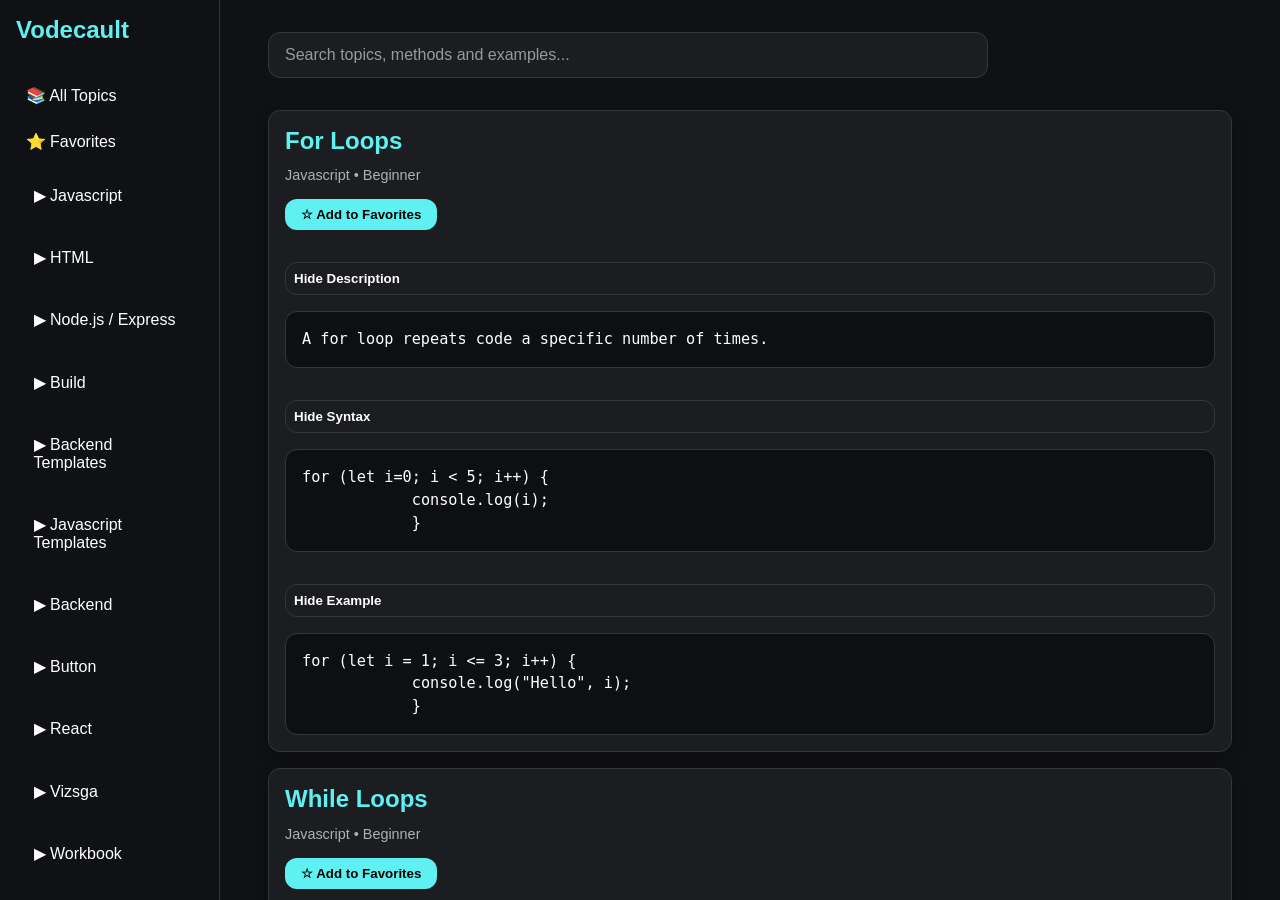
<file: client/index.html>
<!doctype html>
<html lang="en">
  <head>
    <meta charset="UTF-8" />
    <meta name="viewport" content="width=device-width, initial-scale=1.0" />

    <title>Vodecault</title>

    <link rel="stylesheet" href="css/variables.css" />
    <link rel="stylesheet" href="css/layout.css" />
    <link rel="stylesheet" href="css/navbar.css" />
    <link rel="stylesheet" href="css/components.css" />
    <link rel="stylesheet" href="css/main.css" />
  </head>
<body>

    <div class="app-layout">

        <aside class="sidebar">
            <h2 class="logo">Vodecault</h2>
            <nav>
                <ul id="nav-list"></ul>
            </nav>
        </aside>

        <main id="app">

            <!-- TOP BAR MUST STAY HERE -->
            <div class="top-bar">
                <input id="search" type="search" placeholder="Search topics, methods and examples..." aria-label="Search topics, methods and examples" />
            </div>

            <!-- DYNAMIC CONTENT GOES HERE -->
            <div id="content"></div>

        </main>

    </div>

    <script type="module" src="js/app.js"></script>

</body>
</html>
</file>
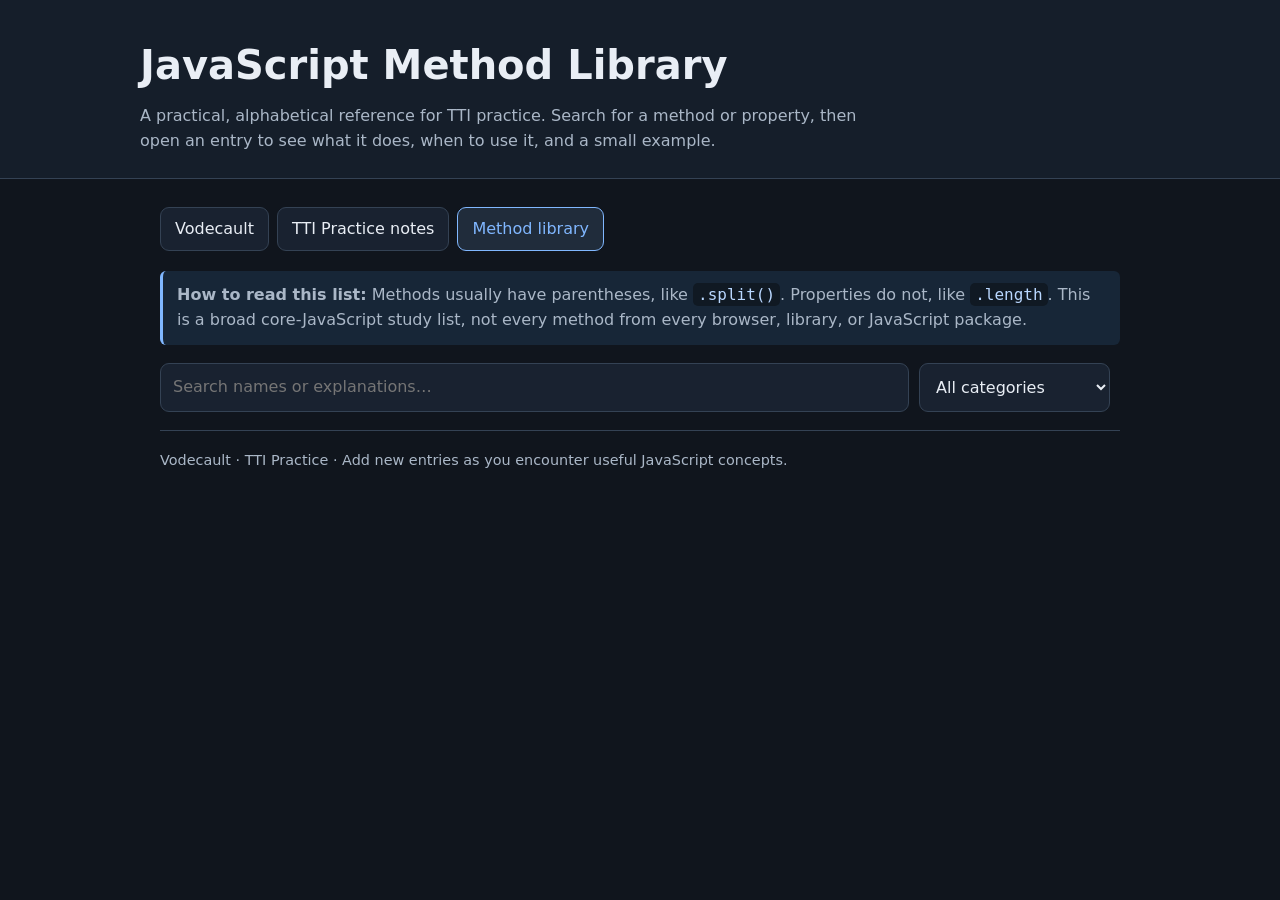
<file: tti-practice/methods.html>
<!doctype html>
<html lang="en">
<head>
<meta charset="utf-8">
<meta name="viewport" content="width=device-width, initial-scale=1">
<title>JavaScript Method Library | Vodecault</title>
<style>
:root{color-scheme:dark;--bg:#10151d;--panel:#192230;--panel2:#202c3b;--text:#e9eef5;--muted:#aab7c7;--accent:#80b7ff;--line:#344254}
*{box-sizing:border-box}body{margin:0;background:var(--bg);color:var(--text);font:16px/1.55 system-ui,-apple-system,Segoe UI,sans-serif}
header{padding:34px max(22px,calc((100% - 1000px)/2)) 24px;background:#151e2a;border-bottom:1px solid var(--line)}
h1{margin:0 0 8px;font-size:clamp(1.8rem,4vw,2.5rem)}header p{margin:0;color:var(--muted);max-width:760px}
main{max-width:1000px;margin:28px auto;padding:0 20px 60px}
nav{display:flex;gap:8px;flex-wrap:wrap;margin-bottom:20px}
nav a,.tab{color:var(--text);text-decoration:none;border:1px solid var(--line);background:var(--panel);padding:9px 14px;border-radius:9px}
nav a.active{background:var(--panel2);border-color:var(--accent);color:var(--accent)}
.toolbar{display:flex;gap:10px;flex-wrap:wrap;margin:18px 0}
input,select{background:var(--panel);color:var(--text);border:1px solid var(--line);border-radius:9px;padding:11px 12px;font:inherit}
input{flex:1;min-width:220px}
#count{color:var(--muted);font-size:.92rem;align-self:center}
.letter{margin:24px 0 8px;color:var(--accent);font-size:1.15rem;border-bottom:1px solid var(--line);padding-bottom:5px}
details{background:var(--panel);border:1px solid var(--line);border-radius:10px;margin:9px 0;overflow:hidden}
summary{cursor:pointer;padding:13px 16px;display:flex;gap:12px;align-items:center;list-style:none}
summary::-webkit-details-marker{display:none}summary:after{content:"+";margin-left:auto;color:var(--accent);font-size:1.25rem}details[open] summary:after{content:"−"}
code{color:#b9d7ff;background:#101923;padding:2px 5px;border-radius:5px}
.tag{font-size:.76rem;color:var(--muted);border:1px solid var(--line);border-radius:20px;padding:2px 8px}
.detail{padding:0 16px 16px;color:var(--muted)}.detail p{margin:8px 0}.detail pre{white-space:pre-wrap;overflow-wrap:anywhere;background:#101923;padding:13px;border-radius:8px;color:#dce8f7}
.note{background:#172637;border-left:3px solid var(--accent);padding:12px 14px;border-radius:6px;color:var(--muted);margin:18px 0}
.empty{padding:24px;text-align:center;color:var(--muted);background:var(--panel);border-radius:10px}
footer{border-top:1px solid var(--line);padding-top:18px;color:var(--muted);font-size:.9rem}
</style>
</head>
<body>
<header><h1>JavaScript Method Library</h1><p>A practical, alphabetical reference for TTI practice. Search for a method or property, then open an entry to see what it does, when to use it, and a small example.</p></header>
<main>
<nav><a href="../README.md">Vodecault</a><a href="README.md">TTI Practice notes</a><a class="active" href="methods.html">Method library</a></nav>
<div class="note"><strong>How to read this list:</strong> Methods usually have parentheses, like <code>.split()</code>. Properties do not, like <code>.length</code>. This is a broad core-JavaScript study list, not every method from every browser, library, or JavaScript package.</div>
<div class="toolbar"><input id="search" type="search" placeholder="Search names or explanations…" aria-label="Search methods"><select id="category" aria-label="Filter category"><option value="">All categories</option><option>Array</option><option>String</option><option>Number and Math</option><option>Object</option><option>JSON</option><option>Other</option></select><span id="count"></span></div>
<div id="list" aria-live="polite"></div>
<footer>Vodecault · TTI Practice · Add new entries as you encounter useful JavaScript concepts.</footer>
</main>
<script>
const entries = [
[".abs()","Number and Math","Returns the absolute value (distance from zero).","Math.abs(-7)","7"],
[".at()","Array","Returns the item at an index. Negative indexes count from the end.","const letters = ['a', 'b', 'c'];\nletters.at(-1)","'c'"],
[".ceil()","Number and Math","Rounds a number up to the next integer.","Math.ceil(4.2)","5"],
[".charAt()","String","Returns the character at a position.","'hello'.charAt(1)","'e'"],
[".charCodeAt()","String","Returns the UTF-16 code of the character at a position.","'A'.charCodeAt(0)","65"],
[".concat()","Array","Combines arrays and returns a new array.","[1, 2].concat([3, 4])","[1, 2, 3, 4]"],
[".endsWith()","String","Checks whether a string ends with the given text. Returns true or false.","'picture.jpg'.endsWith('.jpg')","true"],
[".entries()","Array","Returns an iterator containing each index and value pair.","[ 'a', 'b' ].entries()","Iterator: [0, 'a'], [1, 'b']"],
[".every()","Array","Checks whether every element passes a condition.","[2, 4, 6].every(n => n % 2 === 0)","true"],
[".fill()","Array","Replaces array elements with the same value in a chosen range.","[1, 2, 3].fill(0)","[0, 0, 0]"],
[".filter()","Array","Keeps every element that passes a condition. Returns a new array.","[2, 'cat', 5].filter(Number.isInteger)","[2, 5]"],
[".find()","Array","Returns the first element that passes a condition, or undefined if none matches.","['hi', 8, 10].find(Number.isInteger)","8"],
[".findIndex()","Array","Returns the index of the first matching element, or -1 if none matches.","[4, 7, 9].findIndex(n => n > 5)","1"],
[".findLast()","Array","Returns the last element that passes a condition.","[1, 4, 7, 2].findLast(n => n > 3)","7"],
[".findLastIndex()","Array","Returns the index of the last element that passes a condition.","[1, 4, 7, 2].findLastIndex(n => n > 3)","2"],
[".flat()","Array","Flattens nested arrays by one level by default.","[1, [2, 3]].flat()","[1, 2, 3]"],
[".flatMap()","Array","Maps each item, then flattens the result by one level.","[1, 2].flatMap(n => [n, n * 2])","[1, 2, 2, 4]"],
[".floor()","Number and Math","Rounds a number down to the next integer.","Math.floor(4.9)","4"],
[".forEach()","Array","Runs a function once for each element. It does not create a transformed array.","[1, 2, 3].forEach(n => console.log(n))","Logs 1, then 2, then 3"],
[".from()","Array","Creates an array from an iterable or array-like value.","Array.from('cat')","['c', 'a', 't']"],
[".includes()","Array","Checks whether an array contains a value.","['red', 'blue'].includes('blue')","true"],
[".indexOf()","Array","Returns the first index of a value, or -1 if it is not found.","['a', 'b', 'c'].indexOf('b')","1"],
[".isArray()","Array","Checks whether a value is an array.","Array.isArray([1, 2])","true"],
[".isFinite()","Number and Math","Checks whether a value is a finite number (after numeric conversion).","Number.isFinite(12)","true"],
[".isInteger()","Number and Math","Checks whether a value is a whole number and has number type.","Number.isInteger(12.5)","false"],
[".isNaN()","Number and Math","Checks whether a value is exactly the special NaN value.","Number.isNaN(NaN)","true"],
[".join()","Array","Combines array elements into one string, with a chosen separator.","['hello', 'there'].join(' ')","'hello there'"],
[".keys()","Object","Returns an array of an object's own enumerable property names.","Object.keys({name: 'Joe', age: 20})","['name', 'age']"],
[".lastIndexOf()","Array","Returns the last index of a value, or -1 if not found.","[1, 2, 1].lastIndexOf(1)","2"],
[".length","Array","Property giving the number of elements in an array.","[5, 8, 2].length","3"],
[".length","String","Property giving the number of UTF-16 code units in a string (spaces count too).","'hello there'.length","11"],
[".map()","Array","Transforms every element and returns the results in a new array.","[2, 4, 6].map(n => n * 2)","[4, 8, 12]"],
[".max()","Number and Math","Returns the largest of the supplied numbers.","Math.max(3, 9, 4)","9"],
[".min()","Number and Math","Returns the smallest of the supplied numbers.","Math.min(3, 9, 4)","3"],
[".pop()","Array","Removes and returns the last element of the original array.","const a = [1, 2, 3];\na.pop()","Returns 3; a becomes [1, 2]"],
[".pow()","Number and Math","Raises a number to a power.","Math.pow(3, 2)","9"],
[".push()","Array","Adds one or more elements to the end of the original array. Returns the new length.","const a = [1, 2];\na.push(3)","Returns 3; a becomes [1, 2, 3]"],
[".reduce()","Array","Combines array elements into one accumulated result.","[1, 2, 3].reduce((total, n) => total + n, 0)","6"],
[".reduceRight()","Array","Reduces an array from right to left.","['a', 'b', 'c'].reduceRight((x, y) => x + y)","'cba'"],
[".repeat()","String","Repeats a string a chosen number of times.","'ha'.repeat(3)","'hahaha'"],
[".replace()","String","Replaces the first match of text or a pattern.","'cat'.replace('c', 'b')","'bat'"],
[".replaceAll()","String","Replaces every match of text or a pattern.","'a-a-a'.replaceAll('-', '/')","'a/a/a'"],
[".reverse()","Array","Reverses the original array in place.","[1, 2, 3].reverse()","[3, 2, 1]"],
[".round()","Number and Math","Rounds to the nearest integer.","Math.round(4.6)","5"],
[".shift()","Array","Removes and returns the first element of the original array.","const a = [1, 2, 3];\na.shift()","Returns 1; a becomes [2, 3]"],
[".slice()","Array","Copies a chosen part of an array without changing the original.","[10, 20, 30, 40].slice(1, 3)","[20, 30]"],
[".slice()","String","Extracts part of a string without changing the original.","'javascript'.slice(0, 4)","'java'"],
[".some()","Array","Checks whether at least one element passes a condition.","[2, 5, 8].some(n => n > 6)","true"],
[".sort()","Array","Sorts the original array. Provide a compare function for numeric sorting.","[10, 2, 5].sort((a, b) => a - b)","[2, 5, 10]"],
[".splice()","Array","Adds or removes elements in the original array.","const a = ['a', 'b', 'c'];\na.splice(1, 1)","Removes ['b']; a becomes ['a', 'c']"],
[".split()","String","Splits a string into an array using a separator.","'red blue green'.split(' ')","['red', 'blue', 'green']"],
[".sqrt()","Number and Math","Calculates the square root of a number.","Math.sqrt(81)","9"],
[".startsWith()","String","Checks whether a string begins with the given text.","'javascript'.startsWith('java')","true"],
[".substring()","String","Returns characters between two indexes.","'javascript'.substring(0, 4)","'java'"],
[".toFixed()","Number and Math","Formats a number with a fixed number of digits after the decimal point; returns a string.","(3.14159).toFixed(2)","'3.14'"],
[".toLowerCase()","String","Converts a string to lowercase.","'HELLO'.toLowerCase()","'hello'"],
[".toString()","Other","Converts a value to a string representation.","(123).toString()","'123'"],
[".toUpperCase()","String","Converts a string to uppercase.","'hello'.toUpperCase()","'HELLO'"],
[".trim()","String","Removes whitespace from the beginning and end of a string.","'  hello  '.trim()","'hello'"],
[".trimEnd()","String","Removes whitespace from the end of a string.","'hello  '.trimEnd()","'hello'"],
[".trimStart()","String","Removes whitespace from the beginning of a string.","'  hello'.trimStart()","'hello'"],
[".unshift()","Array","Adds one or more elements to the beginning of the original array. Returns the new length.","const a = [2, 3];\na.unshift(1)","Returns 3; a becomes [1, 2, 3]"],
[".values()","Object","Returns an array of an object's own enumerable property values.","Object.values({a: 1, b: 2})","[1, 2]"],
[".valueOf()","Other","Returns the primitive value of an object wrapper; usually not needed in everyday code.","new Number(7).valueOf()","7"],
[".is()","Other","Compares two values using SameValue semantics (Object.is).","Object.is(NaN, NaN)","true"],
[".stringify()","JSON","Converts a JavaScript value into a JSON string.","JSON.stringify({name: 'Joe'})",'\'{"name":"Joe"}\''],
[".parse()","JSON","Converts a valid JSON string into a JavaScript value.","JSON.parse('{"age":20}')","{ age: 20 }"]
];
entries.sort((a,b)=>a[0].localeCompare(b[0]) || a[1].localeCompare(b[1]));
const list=document.getElementById('list'), search=document.getElementById('search'), category=document.getElementById('category'), count=document.getElementById('count');
function render(){
 const q=search.value.trim().toLowerCase(), c=category.value;
 const filtered=entries.filter(e=>(!c||e[1]===c)&&e.join(' ').toLowerCase().includes(q));
 count.textContent=filtered.length+' entries';
 if(!filtered.length){list.innerHTML='<div class="empty">No matching entries. Try another search.</div>';return;}
 let html='',last='';
 for(const e of filtered){
  const letter=e[0].replace(/^\./,'')[0].toUpperCase();
  if(letter!==last){html+='<h2 class="letter">'+letter+'</h2>';last=letter;}
  html+='<details><summary><strong><code>'+e[0]+'</code></strong><span class="tag">'+e[1]+'</span></summary><div class="detail"><p>'+e[2]+'</p><p><strong>Example</strong></p><pre>'+escapeHtml(e[3])+'</pre><p><strong>Result:</strong> <code>'+escapeHtml(e[4])+'</code></p></div></details>';
 }
 list.innerHTML=html;
}
function escapeHtml(s){return String(s).replace(/[&<>"']/g,c=>({'&':'&amp;','<':'&lt;','>':'&gt;','"':'&quot;',"'":'&#39;'}[c]));}
search.addEventListener('input',render);category.addEventListener('change',render);render();
</script>
</body>
</html>
</file>
<file: client/css/variables.css>
:root {

    --background: #101114;

    --card: #1c1d21;

    --text: #ffffff;

    --accent: #5ff1f1;

    --hover: #00b7ff;

    --border: #34363b;

    --shadow: rgba(0,0,0,.3);

    --radius: 12px;

}
</file>
<file: client/css/layout.css>
body {
    margin: 0;
}

.app-layout {
    display: flex;
    height: 100vh;
    overflow: hidden;
}

/* SIDEBAR */
.sidebar {
    width: 220px;
    height: 100vh;
    box-sizing: border-box;
    overflow-y: auto;
    background: #0f1115;
    border-right: 1px solid var(--border);
    padding: 1rem;
}

.logo {
    color: var(--accent);
    margin-bottom: 2rem;
}

.sidebar ul {
    list-style: none;
    padding: 0;
}

.sidebar li {
    padding: 0.6rem;
    margin-bottom: 0.5rem;

    cursor: pointer;

    border-radius: var(--radius);

    transition: 0.2s;
}

.sidebar li:hover {
    background: var(--card);
    color: var(--accent);
}

/* MAIN AREA */
#app {
    flex: 1;
    min-width: 0;
    height: 100vh;
    box-sizing: border-box;
    overflow-y: auto;
    padding: 2rem;

    display: flex;
    flex-direction: column;
    align-items: stretch;
}

/*opening description box, lets text wrap*/
pre {
    white-space: pre-wrap;
    word-wrap: break-word;
    overflow-x: auto;

    background: #1a1d24;
    padding: 1rem;
    border-radius: 8px;

    font-size: 0.95rem;
    line-height: 1.5;
}
</file>
<file: client/css/navbar.css>
.sidebar-item,
.category {
    cursor: pointer;
    padding: 8px;
}


.topic-list {
    display: none;
    margin-left: 15px;
    padding-left: 10px;
}


.topic-item {
    cursor: pointer;
    padding: 6px;
}


.topic-item:hover,
.sidebar-item:hover,
.category:hover {
    background-color: rgba(0, 255, 100, 0.15);
}


.topic-item.active {
    background-color: rgba(11, 129, 150, 0.35);
    font-weight: bold;
}
</file>
<file: client/css/components.css>
.card{

    background: var(--card);

    border: 1px solid var(--border);

    border-radius: var(--radius);

    padding: 1rem;

    margin: 1rem;

    max-width: 8000px;

    box-shadow: 0 5px 15px var(--shadow);

}

.card h2{

    color: var(--accent);

    margin-bottom: .8rem;

}

button {
    margin-top: 1rem;
    padding: 0.5rem 1rem;

    background: var(--accent);
    border: none;

    color: black;
    font-weight: bold;

    cursor: pointer;

    border-radius: var(--radius);
}

button:hover {
    background: var(--hover);
}

pre {
    margin-top: 1rem;
    padding: 1rem;

    background: #0d0f12;
    border: 1px solid var(--border);

    border-radius: var(--radius);

    overflow-x: auto;
}

.section {
    margin-top: 1rem;
}

.section button {
    width: 100%;
    text-align: left;

    padding: 0.5rem;

    background: transparent;
    border: 1px solid var(--border);

    color: var(--text);

    cursor: pointer;

    border-radius: var(--radius);
}

.section button:hover {
    border-color: var(--accent);
}
</file>
<file: client/css/main.css>
* {
    margin: 0;
    padding: 0;
    box-sizing: border-box;
}

body {

    background: var(--background);

    color: var(--text);

    font-family: Arial, Helvetica, sans-serif;

}

/* Search and topic metadata */
.top-bar {
    position: sticky;
    top: 0;
    z-index: 5;
    padding: 0 1rem 1rem;
    background: var(--background);
}

#search {
    width: 100%;
    max-width: 720px;
    padding: 0.8rem 1rem;
    border: 1px solid var(--border);
    border-radius: var(--radius);
    background: var(--card);
    color: var(--text);
    font: inherit;
}

#search::placeholder {
    color: rgba(255, 255, 255, 0.55);
}

#search:focus {
    outline: 2px solid var(--accent);
    outline-offset: 2px;
}

.card-meta {
    color: rgba(255, 255, 255, 0.65);
    font-size: 0.9rem;
}

.card-description {
    margin-top: 0.8rem;
    line-height: 1.5;
}
</file>
